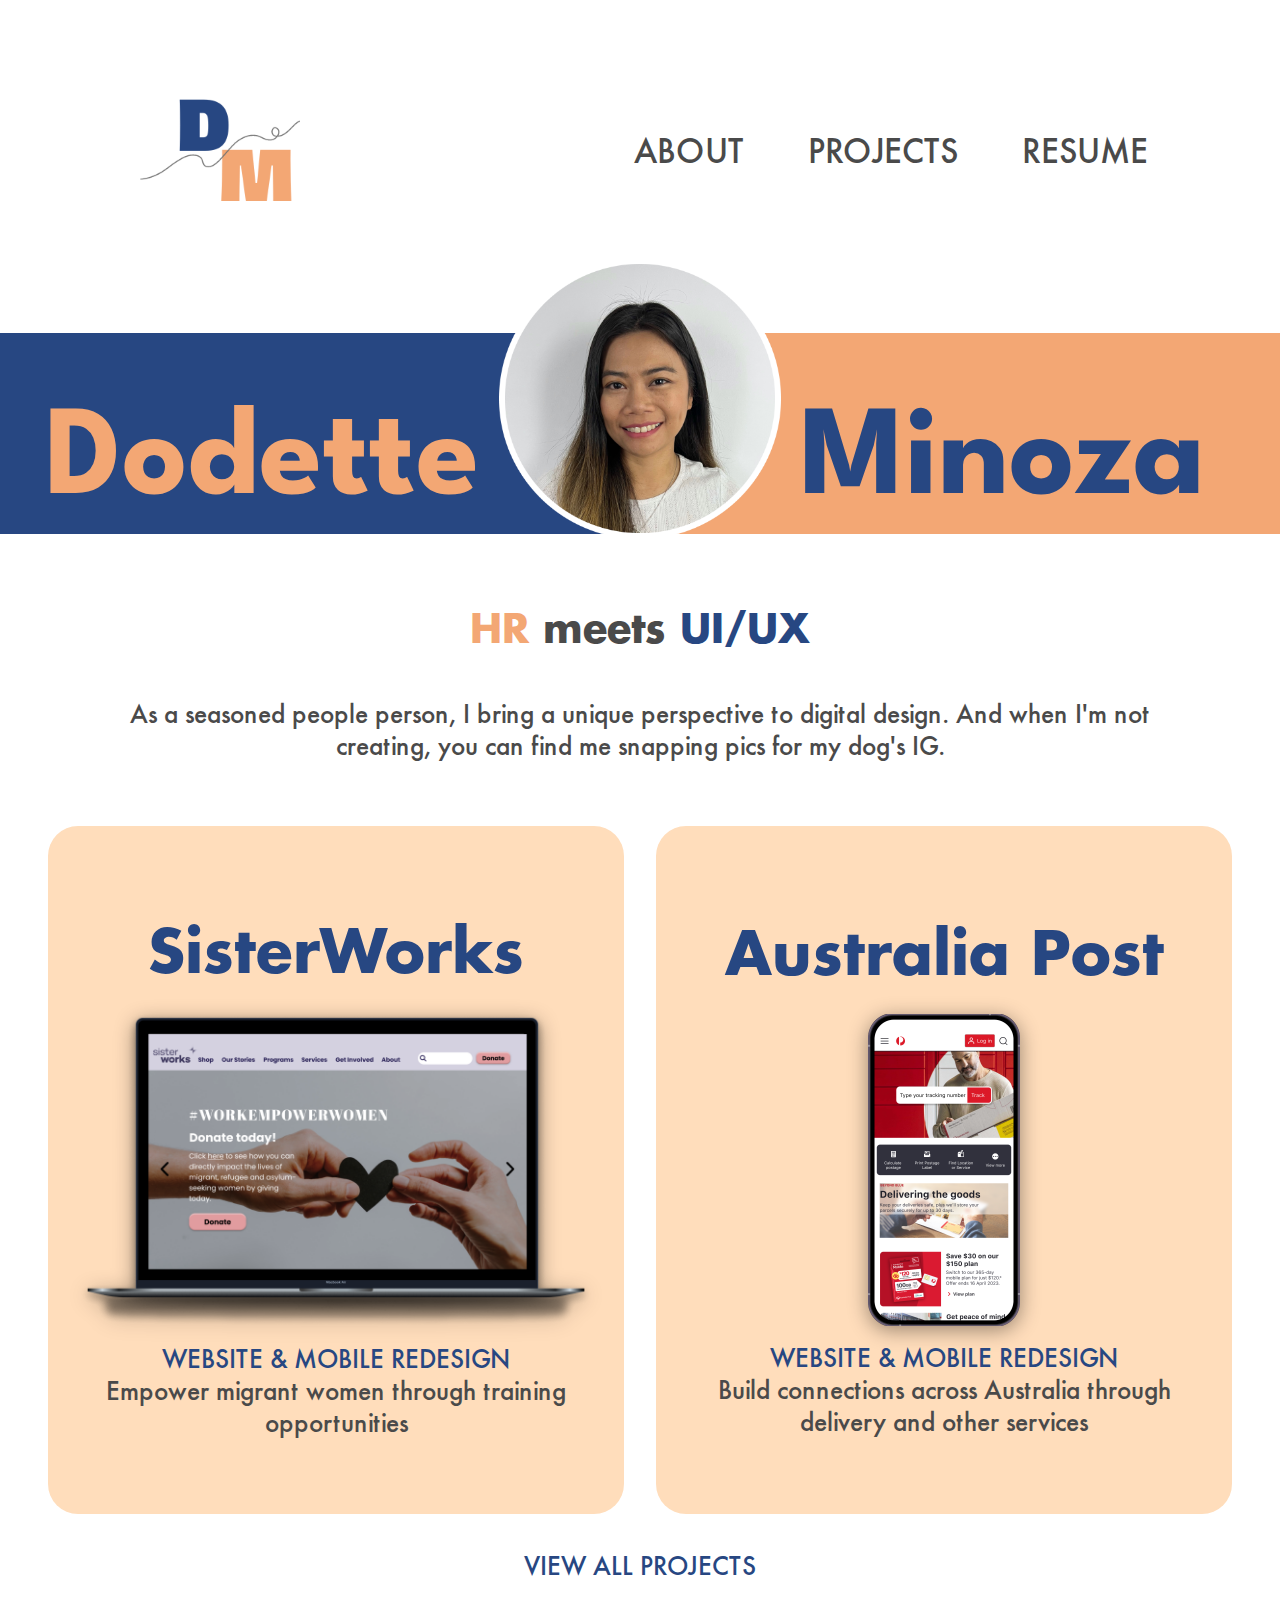
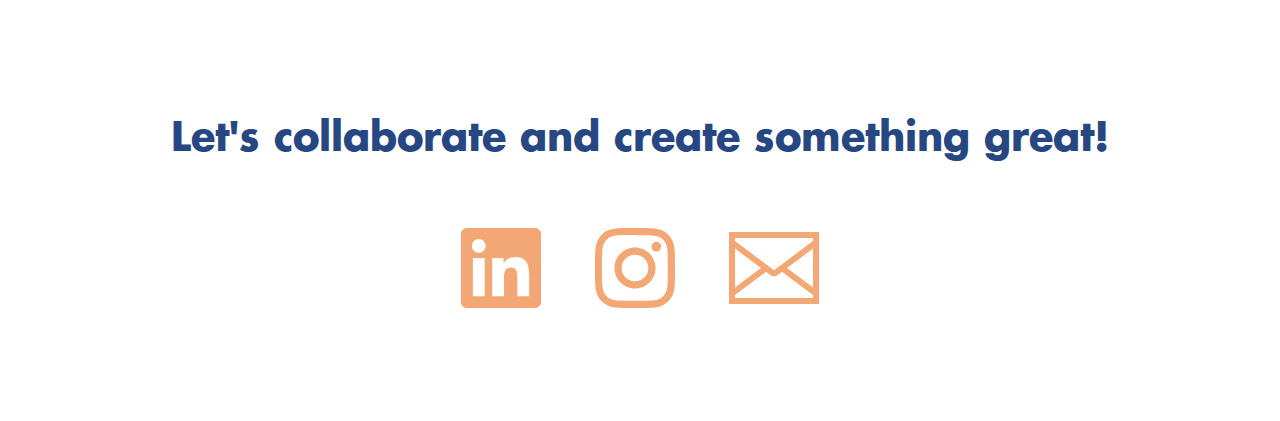
<file: index.html>
<!DOCTYPE html>
<html>

<head>
    <meta name="viewport" content="width=device-width, initial-scale=1.0">
    <link href="CSS/index.css" rel="stylesheet">
    <link href="CSS/general.css" rel="stylesheet">
    <title>Dodette</title>
     <style>
    @font-face {
    font-family:'Futura';
        src:url(fonts/Futura.ttc);
}

@font-face {
    font-family:'Futura';
        src:url(fonts/Futura\ Bold.otf);
    font-weight: bold;
    font-style: normal; }

     </style>
</head>

<body>

<header>
    <nav>
        <div class="logo-wrapper">
            <a href="index.html"><img src="images/DM logo.png" alt="Logo" id="logo"></a>
        </div>
        <div class="main-nav">
            <p class="about nav-link"><a href="aboutme.html">ABOUT</a></p>
            <p class="projects nav-link"><a href="project.html">PROJECTS</a></p>
            <p class="resume"><a href=https://docs.google.com/document/d/1xn5aapItGP0PWKioU2GQzdaqNS8vz6g92zwsNIuVphU/edit?usp=sharing>RESUME</a></p>
        </div>

        <div class="menu-icon" onclick="toggleMenu()">
            <span class="line"></span>
            <span class="line"></span>
            <span class="line"></span>
          </div>

 </nav>

 <div class="dropdown-menu">
    <a href="aboutme.html">ABOUT</a>
    <a href="project.html">PROJECT</a>
    <a href="#">RESUME</a>
  </div>
  


</header>


<!-- Start of hero section -->
<section class="hero-wrapper">
    <div class="hero-photo">
        <div class="left-hero">
            <h1>Dodette</h1>
        </div>
        <div class="mid">
            <img src="images/Ellipse 1.png" class="ellipse">
        </div>
        <div class="right-hero">
            <h1>Minoza</h1>
        </div>
    </div>
    <div class="hero-text">
        <div class="HRUI"> 
            <h3><span id="hr">HR</span> meets <span id="UIUX">UI/UX</span></div></h3>
            <p>As a seasoned people person, I bring a unique perspective to digital design.
                And when I'm not creating, you can find me snapping pics for my dog's IG.</p>
    </div>
</section>



    <!--this is grid layout for  project cards-->
    <section class="grid-container">
        <div class="grid-item" id="card1">
            <div class="circle"></div>
            <a href="SisterWorks.html"></a>
            <h2>SisterWorks</h2>
            <div class="photo">
                <img src="images/SisterWorks Icon.png" class="carousel-photo1">
            </div>
            <div class="grid-text">
            <p class="task">WEBSITE & MOBILE REDESIGN</p>
            <p class="description">Empower migrant women through training opportunities</p>
        </div></a></div>

        
            <div class="grid-item" id="card2">
                <div class="circle"></div>
                <a href="AusPost.html"></a>
            <h2>Australia Post</h2>
            <div class="photo">
                <img src="images/AusPost Icon.png" class="carousel-photo2">
            </div>
            <div class="grid-text">
            <p class="task">WEBSITE & MOBILE REDESIGN</p>
            <p class="description">Build connections across Australia through delivery and other services</p>
        </div></a>
    </div>
    </section>
    <div class="more-project">
    <p><a href="project.html">VIEW ALL PROJECTS</a></p></div>

    <footer>
        <div class="footer-text">
        <h2>Let's collaborate and create something great!</h2></div>
        <div class="socials">
            <a href="https://www.linkedin.com/in/dodettebminoza/"><img src="images/linkedIn Icon.svg" alt="Linkedin"></a>
            <a href="https://www.instagram.com/dodettebm/"><img src="images/ig icon.svg" alt="Instagram"></a>
            <a href="mailto:dodetteminoza@yahoo.com"><img src="images/mail Icon.svg" alt="Email"></a>
        </div>
    </footer>


    <script src="https://ajax.googleapis.com/ajax/libs/jquery/3.4.1/jquery.min.js"></script>
    <script src="js/script.js"></script>
</body>



</html>
</file>
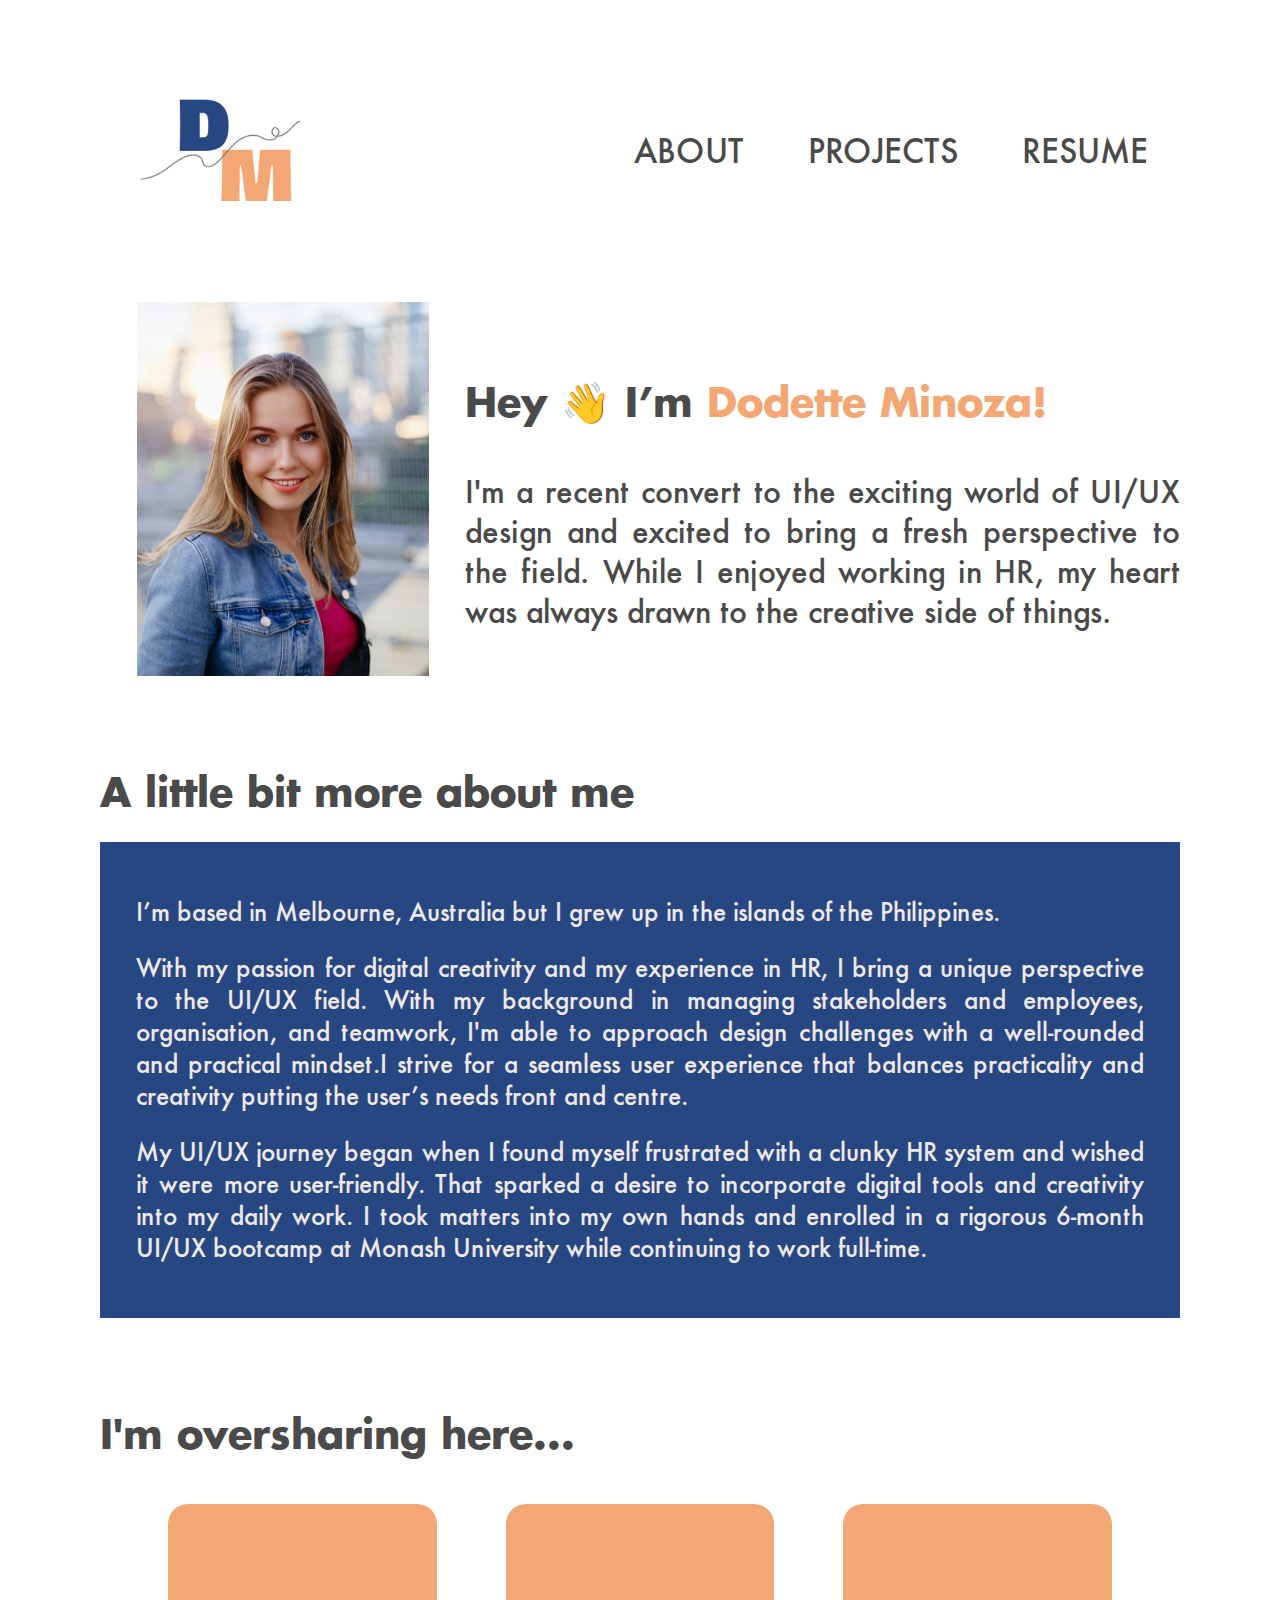
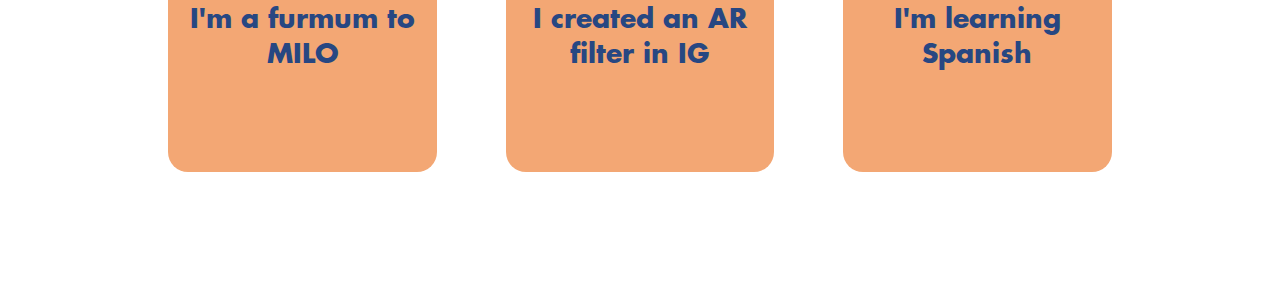
<file: aboutme.html>
<!DOCTYPE html>
<html>

<head>
    <meta name="viewport" content="width=device-width, initial-scale=1.0">
    <link href="CSS/aboutme.css" rel="stylesheet">
    <link href="CSS/general.css" rel="stylesheet">
    <title>Dodette</title>
     <style>
  @font-face {
    font-family:'Futura';
        src:url(fonts/Futura.ttc);
    font-weight: normal;
    font-style: normal;
}

@font-face {
    font-family:'Futura';
        src:url(fonts/Futura\ Bold.otf);
    font-weight: bold;
    font-style: normal; }


     </style>


<header>
    <nav>
       <div class="logo-wrapper">
            <a href="index.html"><img src="images/DM logo.png" alt="Logo" id="logo"></a>
        </div>
        <div class="main-nav">
            <p class="about nav-link"><a href="aboutme.html">ABOUT</a></p>
            <p class="projects nav-link"><a href="project.html">PROJECTS</a></p>
            <p class="resume nav-link"><a href=https://docs.google.com/document/d/1xn5aapItGP0PWKioU2GQzdaqNS8vz6g92zwsNIuVphU/edit?usp=sharing>RESUME</p></a>
        </div>

        <div class="menu-icon" onclick="toggleMenu()">
            <span class="line"></span>
            <span class="line"></span>
            <span class="line"></span>
          </div>
    </nav>

    <div class="dropdown-menu">
        <a href="aboutme.html">ABOUT</a>
        <a href="project.html">PROJECT</a>
        <a href="#">RESUME</a>
      </div>

</header>
</head>

<body>
    <!--this is -->
    <section class="grid-container">
        <div class="grid-photo">
            <img src="images/primary photo.png" alt="My Photo">
        </div>
        <div class="grid-space">
           
        </div>
        <div class="grid-text">
            <h3>Hey 👋  I’m <span class="or-highlight">Dodette Minoza!</span></h3>
            <h4>I'm a recent convert to the exciting world of UI/UX design and excited to bring a fresh perspective to the field. While I enjoyed working in HR, my heart was always drawn to the creative side of things.</h4>
        </div>
   
        <div class="grid-more">
            <h3>A little bit more about me</h3>
        </div>

        <div class="grid-mtext">
            <p>I’m based in Melbourne, Australia but I grew up in the islands of the Philippines. </p>
            <p>With my passion for digital creativity and my experience in HR, I bring a unique perspective to the UI/UX field. With my background in managing stakeholders and employees, organisation, and teamwork, I'm able to approach design challenges with a well-rounded and practical mindset.I strive for a seamless user experience that balances practicality and creativity putting the user’s needs front and centre.  </p>
            <p>My UI/UX journey began when I found myself frustrated with a clunky HR system and wished it were more user-friendly. That sparked a desire to incorporate digital tools and creativity into my daily work. I took matters into my own hands and enrolled in a rigorous 6-month UI/UX bootcamp at Monash University while continuing to work full-time. </p>
        </div>
        
        <div class="grid-share">
            <h3>I'm oversharing here...</h3>
        </div>
        
    </section>
    

    <section class="grid-cards">
        <div class="me-cards">
           <h3>I'm a furmum to MILO</h3>
        </div>

        <div class="me-cards">
            <h3>I created an AR filter in IG</h3>
         </div>

         <div class="me-cards">
            <h3>I'm learning Spanish</h3>
         </div>
     </section>


     <script src="https://ajax.googleapis.com/ajax/libs/jquery/3.4.1/jquery.min.js"></script>
     <script src="js/about.js"></script>
</body>


</html>
</file>
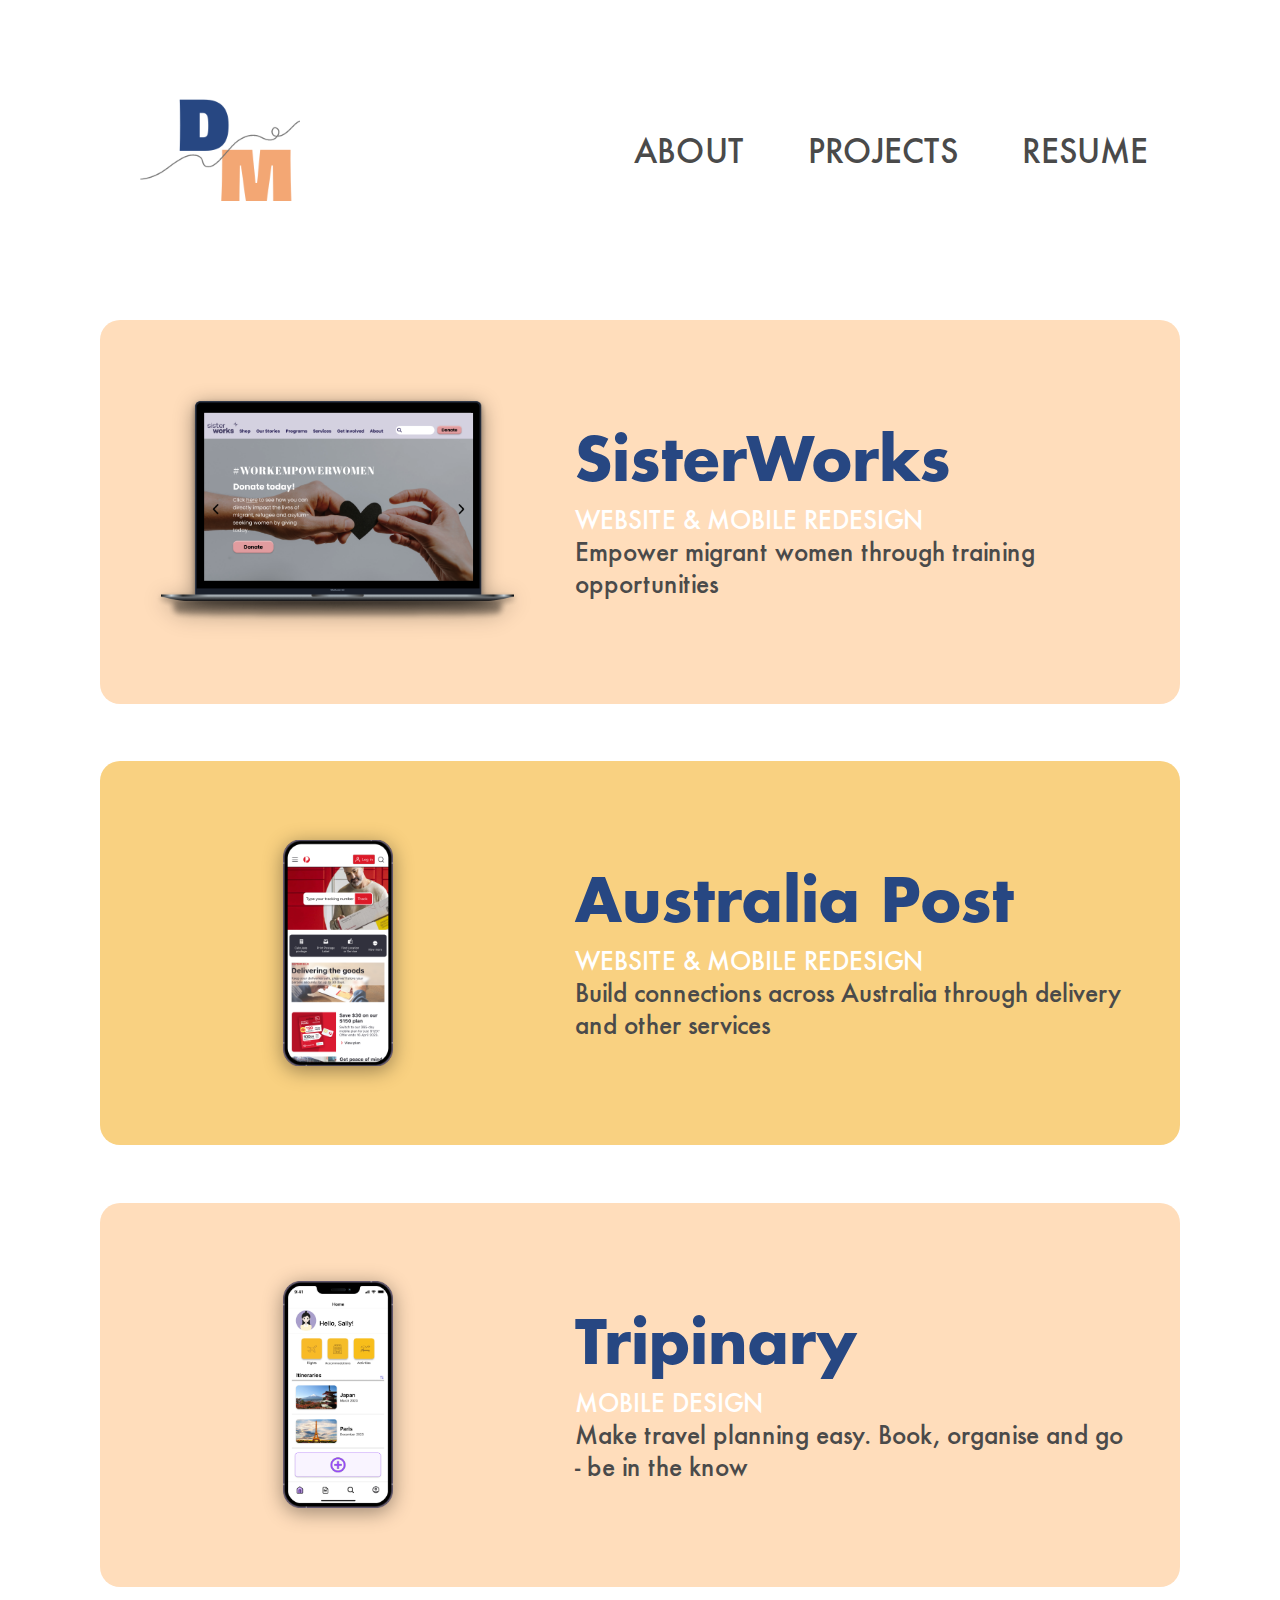
<file: project.html>
<!DOCTYPE html>
<html>

<head>
    <meta name="viewport" content="width=device-width, initial-scale=1.0">
    <link href="CSS/project.css" rel="stylesheet">
    <link href="CSS/general.css" rel="stylesheet">
    <title>Dodette</title>
     <style>
  @font-face {
    font-family:'Futura';
        src:url(fonts/Futura.ttc);
    font-weight: normal;
    font-style: normal;
}

@font-face {
    font-family:'Futura';
        src:url(fonts/Futura\ Bold.otf);
    font-weight: bold;
    font-style: normal; }


     </style>


<header>
    <nav>
        <div class="logo-wrapper">
            <a href="index.html"><img src="images/DM logo.png" alt="Logo" id="logo"></a>
        </div>
        <div class="main-nav">
            <p class="about"><a href="aboutme.html">ABOUT</a></p>
            <p class="projects"><a href="project.html">PROJECTS</a></p>
            <p class="resume"><a href=https://docs.google.com/document/d/1xn5aapItGP0PWKioU2GQzdaqNS8vz6g92zwsNIuVphU/edit?usp=sharing>RESUME</p></a>
        </div>

        <div class="menu-icon" onclick="toggleMenu()">
            <span class="line"></span>
            <span class="line"></span>
            <span class="line"></span>
          </div>
    </nav>

    <div class="dropdown-menu">
        <a href="aboutme.html">ABOUT</a>
        <a href="project.html">PROJECT</a>
        <a href="#">RESUME</a>
      </div>

</header>
</head>

<body>
    <!--project cards start here-->
    <section class="grid-container">
       <a href="SisterWorks.html" class="link">
        <div class="flexcontainer" id="SisterWorks">
            <div class="photo-wrapper1">
                <img src="images/SisterWorks Icon.png" alt="SisterWork" id="SisWorksPhoto"></div>
            <div class="content">
                <h2>SisterWorks</h2>
                <h5>WEBSITE & MOBILE REDESIGN</h5>
                <p>Empower migrant women through training opportunities</p>
            </div>
        </div>
        </a>
        <a href="AusPost.html" class="link">
        <div class="flexcontainer" id="AustraliaPost">
            <div class="photo-wrapper2">
                <img src="images/AusPost Icon.png" alt="Australia Post" id="AusPostPhoto"></div>
            <div class="content">
                <h2>Australia Post</h2>
                <h5>WEBSITE & MOBILE REDESIGN</h5>
                <p>Build connections across Australia through delivery and other services</p>
            </div>
        </div>  
    </a> 
    <a href="" class="link">
        <div class="flexcontainer" id="Tripinary" a href="">
            <div class="photo-wrapper2">
                <img src="images/tripinary.png" alt="Tripinary" id="TripPhoto"></div>
            <div class="content">
                <h2>Tripinary</h2>
                <h5>MOBILE DESIGN</h5>
                <p>Make travel planning easy. Book, organise and go - be in the know</p>
            </div>
        </div>
    </a>
    </section>
    

    <script src="https://ajax.googleapis.com/ajax/libs/jquery/3.4.1/jquery.min.js"></script>
    <script src="js/project.js"></script>
</body>


</html>
</file>
<file: CSS/index.css>
@import url('https://fonts.googleapis.com/css2?family=League+Spartan:wght@100;200;300;400;500;600;700;800;900&display=swap');

/* this is my hero -------------------*/

.hero-wrapper {
    display: flex;
    flex-direction: column;
    width: auto;
    height: 31.25vw;
    margin-bottom: 10rem;
    justify-content: center;
}

.hero-photo {
    display: flex;
    flex-direction: row;
    position: relative;
    align-items: flex-end;
    height: 75%;
    margin: 0 -100px 32px;
 
}


.left-hero {
    background-color: #274782;
    width: 50%;
    display: flex;
    justify-content: right;
    align-items: flex-end;
    height: 75%;
}

div.left-hero h1 {
    padding-right:15%;
    margin:0 10%;
    color: #F3A774;
}

.right-hero {
    background-color: #F3A774;
    width: 50%;
    display: flex;
    justify-content: left;
    align-items: flex-end;
    height: 75%;
}

div.right-hero h1 {
    padding-left:15%;
    margin: 0 10%;
    color: #274782;
}



.mid {
    left: 39%;
    position:absolute;
    width: 22%;
    top:-3%;
    transform: scale(1);
    transition: all 1s ease-in-out;
}

.mid:hover {
    transform: scale(1.1);
  }

img {
    width:100%;
    height: auto;
}

.hero-text {
    color: #4A4A4A;
    text-align: center;
    font-family: 'Futura';
    font-style: normal;
    height:25%;
}


#hr {
    color: #F3A774;
}

#UIUX {
    color: #274782;
}

.HRUI p {
    margin: 0% 10%;
    padding: 1rem;
    text-align: justify;
}



/* this is my cards --------------------------- */
body {
    display: flex;
    height: 60%;
    display: block;
    margin:0 100px;
    overflow-x: hidden; 
    overflow-y: auto; 
}



.grid-container {
    display:grid;
    grid-template-columns: auto auto;
    justify-content: center;
    grid-column-gap: 0;
    gap: 2rem;
}

.grid-item {
    display: flex;
    flex-direction: column;
    justify-content: center;
    background-color: #FFDDBB;
    padding: 1.5rem 1rem;
    border-radius: 30px;
    width: 34rem;
    height: 40rem;
    gap: 1rem;
    position:relative;
    overflow: hidden;
    
}


.circle {
    position: absolute;
    top: 50%;
    left: 50%;
    width: 0;
    height: 0;
    background-color:#F3A774;
    border-radius: 50%;
    opacity: 0;
    transform: translate(-50%, -50%);
    transition: width 1s ease, height 1s ease, opacity 1s ease;
}
  
  .circle.expanded {
    width: 200%;
    height: 200%; 
    opacity: 1;
    border-radius: 50%;
  } 



.grid-item:hover {
    background-color: #F9D181;
    
}


.grid-item h2,
.grid-item  p {
    margin:0;
    padding: 0;
    text-align: center;
    z-index: 1;
} 


.grid-item > a {
    text-decoration: none;
}


.grid-text {
    z-index: 1;
}

.carousel-photo1 {
    width: 516px;
    filter: drop-shadow(0px 4px 10px rgba(0, 0, 0, 0.4));
}

.carousel-photo2 {
    width: 152px;
    filter: drop-shadow(0px 4px 10px rgba(0, 0, 0, 0.4));
}

.task {
    font-style: normal;
    font-weight: 500;
    font-size: 1.5rem;
    color: #274782;
}

.description {
    font-style: normal;
    font-weight: 500;
    font-size: 1.5rem;
    color: #4A4A4A;
    padding:0 12px;
}

.photo {
    display: flex;
    justify-content: center;
}


.more-project {
    text-align: center;
    padding: 12px;
    margin-bottom: 100px;
}

.more-project a {
    text-decoration: none;
    color: #274782;
    font-weight: 500;
    font-size: 1.5rem;
    line-height: 2rem;
    position: relative;
    overflow: hidden;
    padding: 0 1rem;
}


  
  .more-project a::before {
    content: '';
    position: absolute;
    bottom: 0;
    left: 0;
    width: 100%;
    height: 0;
    background-color: #274782;
    transition: height .5s ease-in-out;
    z-index: -1;
    border-radius: .8rem;
  }
  
  .more-project a:hover::before {
    height: 100%;
  }

  .more-project a:hover {
    color: #F3A774;
  }



footer {
    display: block;
}

.footer-text h2 {
    font-weight: bold;
    font-size: 2.5rem;
    line-height: 2.8rem;
    color: #274782;
    text-align: center;
    padding-bottom: 32px;
    justify-content: center;
}

.socials {
    display: flex;
    column-gap: 5%;
    align-items: center;
    justify-content: center;
    margin-bottom: 10%;

}

.socials img {
    transition: transform 0.3s ease-in-out;
  }
  
  .socials img:hover {
    transform: scale(1.1);
  }





/* This code indicates the responsive screen for 1024px */
@media screen and (max-width: 1024px) {

    .grid-container div {
      display: grid;
      grid-template-columns: 1fr;
      justify-content: center;
      text-align: center;
    }

    .grid-container {
        grid-column-gap: 0;
    }
    
    .grid-item {
      grid-column: 1;
      justify-content: center;
    }


    .grid-item:hover {
        background-color: initial;
        
    }
    
    .grid-item h2 {
    padding-top: 3rem;
}

    .grid-text {
    height: fit-content;
}

    .carousel-photo1 {
        width: 20rem;
        filter: drop-shadow(0px 4px 10px rgba(0, 0, 0, 0.4));
        margin: 0 auto;
        padding-bottom: 5rem;
    }
    
    .carousel-photo2 {
        width: 152px;
        filter: drop-shadow(0px 4px 10px rgba(0, 0, 0, 0.4));
        margin: 0 auto;
    }

    .footer-text h2 {
        font-size: 2.0rem;
        line-height: 2.6rem;
    }


}








/* This code indicates the responsive screen for 768px */
@media screen and (max-width: 768px) {
    body {
        margin: 0 10vw;
    }


    .hero-wrapper {
    height: 20rem;
    margin-bottom: 10rem;
    }

    .hero-photo{
    margin: 0 -10vw;
    }

    .mid {
        left: 37%;
        position:absolute;
        width: 24%;
        top:2%;
    }

    .hero-text > p {
        margin-top: -20px;
    }
  
    .socials > a {
        display: inline-flex;
        justify-content: center;
    }

   a > img {
        width: 50%;
    }

}


/* This code indicates the responsive screen for 480px */
@media screen and (max-width: 480px) {
    body {
        margin: 0 4vw;
    }

    nav {
        margin-bottom: 30px;
    }

    .dropdown-menu.active {
        margin-top: -10px;
    }

    .hero-wrapper {
        width: fit-content;
        margin-bottom: 10px;

    }

    .hero-photo {
        height: 100%;
        margin: 0 -4vw;
        margin-top: -6rem;
    }

    .mid {
        left: 32%;
        position:absolute;
        width: 36%;
        top: 27%;
    }

    div.left-hero h1 {
        padding-right:0%;

    }
    div.right-hero h1 {
        padding-left:0%;

    }



    .more-project  a{
        line-height: 1.5rem;
        font-size: 1rem;
        margin-bottom: 80px;
    }

    .footer-text h2 {
        font-size: 1.3rem;
        line-height: 2rem;
    }


    .grid-text > p {
        text-align: center;
        font-size: 1rem;
        line-height: 1.8rem;
    }

    .grid-item {
        border-radius: 30px;
        width: 20rem;
        height: 28rem;
        gap: 1rem;
    }

    #card1 {
        margin-top: 150px;
    }

    .grid-item > h2 {
        margin-top: -2.5rem;
    }


    .carousel-photo1 {
        width: 18rem;
        margin-top: -1rem;
        padding-bottom: 2rem;
    }
    
    .carousel-photo2 {
        width: 8rem;

    }


}
</file>
<file: CSS/general.css>
@import url('https://fonts.googleapis.com/css2?family=League+Spartan:wght@100;200;300;400;500;600;700;800;900&display=swap');

/* font style and text */

h1 {
    font-family: 'league spartan';
    font-style: normal;
    font-weight:700;
    font-size: 8rem;
    line-height: 9rem;
    transition: font-size 0..5s ease-in-out;
}

h2 {
    font-family: 'Futura';
    font-style: normal;
    font-weight:bold;
    font-size: 3.75rem;
    line-height: 5rem;
    color: #274782;
    transition: font-size 0..5s ease-in-out;
}

h3 {
    font-family: 'Futura';
    font-style: normal;
    font-weight: 800;
    line-height: 3.25rem;
    font-size: 2.5rem;
    color: #4A4A4A;
    transition: font-size 0..5s ease-in-out;
}

h4 {
    font-family: 'Futura';
    font-style: normal;
    font-weight: 400;
    line-height: 2.5rem;
    font-size: 1.875rem;
    color: #4A4A4A;
    transition: font-size 0..5s ease-in-out;
}

h5 {
    font-family: 'Futura';
    font-style: normal;
    font-weight: 500;
    line-height: 2rem;
    font-size: 1.5rem;
    color: #FFFFFF;
    transition: font-size 0..5s ease-in-out;
}


p {
    font-family: 'Futura';
    font-style: normal;
    font-weight: 500;
    line-height: 2rem;
    font-size: 1.5rem;
    color: #4A4A4A;
}




/* Navigation of the page */
nav {
    display: flex;
    flex-direction: row;
    align-items: center;
    justify-content: space-between;
    padding-bottom: 2%;
    margin-top: 60px;
    gap: 2rem;
}

.logo-wrapper {
    width: 200px;
    min-width: 150px;
    overflow: hidden;
}

#logo {
    width: 150%;
    min-width: 100%;
    margin-left: -20px;
}

.main-nav {
    display: flex;
}


  .main-nav a {
    position: relative;
    margin: 0 1rem;
    padding: 0 1rem;
    font-family: 'Futura';
    font-style: normal;
    font-weight: 500;
    font-size: 3.5vmin;
    color: #4a4a4a; 
    text-decoration: none;
    overflow: hidden;
  }
  
  .main-nav a::before {
    content: '';
    position: absolute;
    bottom: 0;
    left: 0;
    width: 100%;
    height: 0;
    background-color: #274782;
    transition: height .5s ease-in-out;
    z-index: -1;
    border-radius: .8rem;
  }
  
  .main-nav a:hover::before,
  .main-nav a:focus::before  {
    height: 100%;
  }

  .main-nav a:hover,
  .main-nav a:focus {
    color: #F3A774;
  }


  .main-nav a.nav-link.active {
  color: #F3A774;
  background-color: #274782;
  border-radius: .8rem;
}


/* .icon-nav {
    display: none;
} */


.menu-icon {
    display:none;
}


/* dropdown menu ------------ */
.dropdown-menu {
    display: none;
    position: absolute;
    left: 0;
    width: 100%;
    background-color: transparent;
    padding: 0;
    transition: all 0.3s ease;
    transform: translateY(-100%);
}

.dropdown-menu.active {
    display:block;
    transform: translateY(0);
  }






/* This code indicates the responsive screen for 1024px */

@media screen and (max-width: 1024px) {
    h1 {
        font-size: 5.6rem;
        line-height: 6.3rem;
    }
    h2 {
        font-size: 3.0rem;
        line-height: 4rem;
    }

    h3 {
        font-size: 2rem;
        line-height: 2.5rem;
    }

    h4 {
        line-height: 1.75rem;
        font-size: 1.5rem;
    }

    p {
        line-height: 1.75rem;
        font-size: 1.4rem;
    }

    


/* Navigation part */
    nav {
        margin-top: 24px;

    }


    .main-nav{
        justify-content: end;
    }
      .main-nav a {
        margin: 0 .5rem;
        padding: 0 .3rem;
        font-size: 1.5rem;

      }



#logo {
    width: 150%;
    min-width: 100%;
    margin-left: -80px;
}



}




/* This code indicates the responsive screen for 768px */

@media screen and (max-width: 768px) {

    /* Navigation bar */

    .main-nav {
        display: none;
    }


      .menu-icon {
        display: flex;
        flex-direction: column;
        justify-content: space-between;
        align-items: center;
        width: 40px;
        height: 30px;
        cursor: pointer;
      }
      
      .line {
        width: 100%;
        height: 4px;
        background-color: #274782;
        transition: transform 0.3s ease;
      }
      
      .menu-open .line:nth-child(1)  {
        transform: rotate(45deg) translate(5px, 5px);
      }
      
      .menu-open .line:nth-child(2) {
        opacity: 0;
      }
      
      .menu-open .line:nth-child(3) {
        transform: rotate(-45deg) translate(13px, -13px);
      }


    .logo-wrapper {
        width: 220px;
        overflow: hidden;
    }

    #logo {
        width: 100%;
        margin-left: -50px;
    } 


/* Dropdown menu */

    .dropdown-menu.active {
        display: inline-flex;
        flex-direction: column;
        position: absolute;
        left: 0;
        z-index: 9999;
        width: 100%;
        background-color: white;
        padding: 0;
        transform: scaleY(1);
        box-shadow: 0 10px 8px rgba(0, 0, 0, 0.2);
    }
    
      
    .dropdown-menu a {
        display: block;
        padding: 12px;
        text-align: center;
        font-family: futura;
        color: #4a4a4a;
        text-decoration: none;
        font-size: 1.5rem;
        transition: transform 0.3s ease;
        
    }

 


    /* Font style */

    h1 {
        font-size: 4.2rem;
        line-height: 5rem;
    }
    h2 {
        font-size: 2.8rem;
        line-height: 3.6rem;

    }
    h3 {
        line-height: 2rem;
        font-size: 1.5rem;

    }

    p {
        line-height: 1.8rem;
        font-size: 1.2rem;
    }

    h4 {
        line-height: 1.5rem;
        font-size: 1.25rem;
    }



}




/* This code indicates the responsive screen for 480px */
@media screen and (max-width: 480px) {

/* Navigation bar */
    .logo-wrapper {
        width: 200px;
        overflow: hidden;
    }

    #logo {
        margin-left: -45px;
    } 



    /* Font styles */
    h1 {
        font-size: 2.8rem;
        line-height: 3.8rem;
    }

    h2 {
        font-size: 2.2rem;
        line-height: 2.8rem;

    }
    h3 {
        line-height: 2rem;
        font-size: 1.3rem;

    }

    h4 {
        line-height: 1.313rem;
        font-size: 1rem;
    }

    p {
        line-height: 1.8rem;
        font-size: 1rem;
    }

}
</file>
<file: CSS/aboutme.css>
@import url('https://fonts.googleapis.com/css2?family=League+Spartan:wght@100;200;300;400;500;600;700;800;900&display=swap');

body {
    margin: 0 100px;
}



.grid-space {
    grid-area: space;
}

.grid-share {
    grid-area: share;
    padding-top: 5%;
}

.grid-container {
    display: grid;
    grid-template-areas:
        'photo photo space space space'
        'photo photo me me me'
        'more more more more more'
        'mtext mtext mtext mtext mtext'
        'share share share share share';
}

.grid-photo,
.grid-space {
    padding-top: 10%;
}

.grid-photo {
    grid-area: photo;
    position: relative;
    display: flex;
    align-items: center;
    justify-content: center;
}

.grid-photo img {
    width: 80%;
}

.grid-text {
    grid-area: me;
    text-align: justify;
}

.or-highlight {
    color: #F3A774;
}


.grid-more {
    grid-area: more;
    padding-top: 5%;
}


.grid-mtext {
    grid-area: mtext;
    background-color: #274782;
    padding: 30px 36px 30px;
    margin-top: -20px;
    justify-content: center;
    transition: transform 0.2s ease-in-out;
}

.grid-mtext:hover{
    transform: scale(1.02);
}

.grid-mtext>p {
    font-family: 'Futura';
    color: #EEE8E8;
    font-weight: 500;
    font-style: normal;
    font-size: 1.5rem;
    line-height: 2rem;
    text-align: justify;
}




.grid-cards {
    display: grid;
    grid-template-columns: auto auto auto;
    justify-content: space-evenly;
}

.me-cards {
    justify-content: center;
    background-color: #F3A774;
    border-radius: 20px;
    width: 21vw;
    height: 21vw;
    display: flex;
    justify-content: center;
    align-items: center;
    margin: 0 5% 50% 0;
    transition: transform 0.2s ease-in-out;
}

.me-cards:hover {
    transform: scale(1.05);
}


.me-cards>h3 {
    color: #274782;
    font-family: 'Futura';
    font-style: normal;
    font-weight: 900;
    font-size: 2.08vw;
    line-height: 2.76vw;
    text-align: center;
}




/* This code indicates the responsive screen for 1024px */
@media screen and (max-width: 1024px) {

    .grid-mtext > p {
        font-size: 1.25rem;
        line-height: 1.875rem;
    }

    .grid-photo img {
        width: 90%;
    } 

}



/* This code indicates the responsive screen for 768px */
@media screen and (max-width: 768px) {
    body {
        margin: 0 10vw;
    }

   
    .grid-container {
        display: grid;
        grid-template-areas:
            'photo me'
            'more more'
            'mtext mtext'
            'share share';
        justify-content: center;
        align-items: center;
    }

  .grid-photo {
        grid-area: photo;
    } 

    .grid-photo>img {
        min-width: 90%; 
        object-fit: cover;
    }


    .grid-mtext>p {
        font-size: 1rem;
        line-height: 1.313rem;
    }

    .me-cards {
        width: 20.2vw;
        height: 20.2vw;
    }

    .me-cards>h3 {
        font-weight: 800;
        font-size: 22px;
        line-height: 24px;

    }
}





/* This code indicates the responsive screen for 480px */
@media screen and (max-width: 480px) {
    body {
        margin: 0 4vw;
    }


    h3 {
        font-weight: bold !important;
    }


    .grid-container {
        display: grid;
        grid-template-areas:
            'me'
            'photo'
            'more'
            'mtext'
            'share';
        justify-content: center;
        align-items: center;
    }


    .grid-photo>img {
        width: 80%;
    }

    .grid-text {
        margin-bottom: -10%;
    }

    .grid-more {
        padding:5% 0;
    }


    .grid-mtext {
        padding: 15px 30px;
    }

    .grid-mtext>p {
        font-size: .875rem;
        line-height: 1.188rem;
    }

    .me-cards {
        border-radius: 5.5px;
        width: 109.74px;
        height: 109.46px;

    }

    .me-cards>h3 {
        font-weight: 700;
        font-size: .875rem;
        line-height: 1.188rem;
    }

    .me-cards:hover {
    transform: scale(1.02);
    }   
}
</file>
<file: CSS/project.css>
@import url('https://fonts.googleapis.com/css2?family=League+Spartan:wght@100;200;300;400;500;600;700;800;900&display=swap');


body {
    margin: 0 100px;
}

.grid-container {
    display: grid;
    grid-template-rows: 1fr 1fr 1fr;
    gap: 5%;
    justify-content: center;
    margin-bottom: 30%;
    margin-top: 5%;
}

.link {
    text-decoration: none;
}

/* Flexbox css here */
.flexcontainer {
    display: flex;
    align-items: center;
    overflow: hidden;
    background: #FFDDBB;
    border-radius: 20px;
    height:30vw;
    position:relative;
    overflow: hidden;
    transition: transform 0.3s ease-in-out;
}

.flexcontainer:hover {
    background: #F3A774;
    transform: scale(1.03);

}


.photo-wrapper1 , .photo-wrapper2 {
    width: 40%;
    overflow: hidden;
    padding:5%;
}

.photo-wrapper1 > img {
    width:100%;
    filter: drop-shadow(0px 4px 10px rgba(0, 0, 0, 0.4));
}

.photo-wrapper2 {
    display: flex;
    justify-content: center;
}

.photo-wrapper2 > img {
    width:30%;
    filter: drop-shadow(0px 4px 10px rgba(0, 0, 0, 0.4));
}

.content {
    width: 60%;
    padding-right: 5%;

}

h2, h5, p {
    margin-top: 0;
    margin-bottom: 0;
    padding-top: 0;
    padding-bottom: 0;
  }

#AustraliaPost {
    background-color:#F9D181;
}

#AustraliaPost:hover {
    background-color:#F3A774;
}



/* This code indicates the responsive screen for 1024px */
@media screen and (max-width: 1024px) {

    #AustraliaPost:hover {
        background-color:#F9D181;
    }

    .flexcontainer:hover {
        background-color: #FFDDBB;
    }

}

/* This code indicates the responsive screen for 768px */
@media screen and (max-width: 768px) {
    body {
        margin: 0 10vw;
    }

    h2 {
        line-height: 2rem !important;
        font-size: 1.75rem !important;
    }

    h5, p {
        line-height: 1.5rem !important;
        font-size: 1rem !important;
    }


}







/* This code indicates the responsive screen for 480px */
@media screen and (max-width: 480px) {
    body {
        margin: 0 4vw;
    }

    h2 {
        font-weight: bold !important;
        line-height: 1.75rem !important;
        font-size: 1.25rem !important;
    }

    h5, p {
        line-height: 1.125rem !important;
        font-size: .875rem !important;
    }

    .flexcontainer {
        height:40vw;
    }

    
}
</file>
